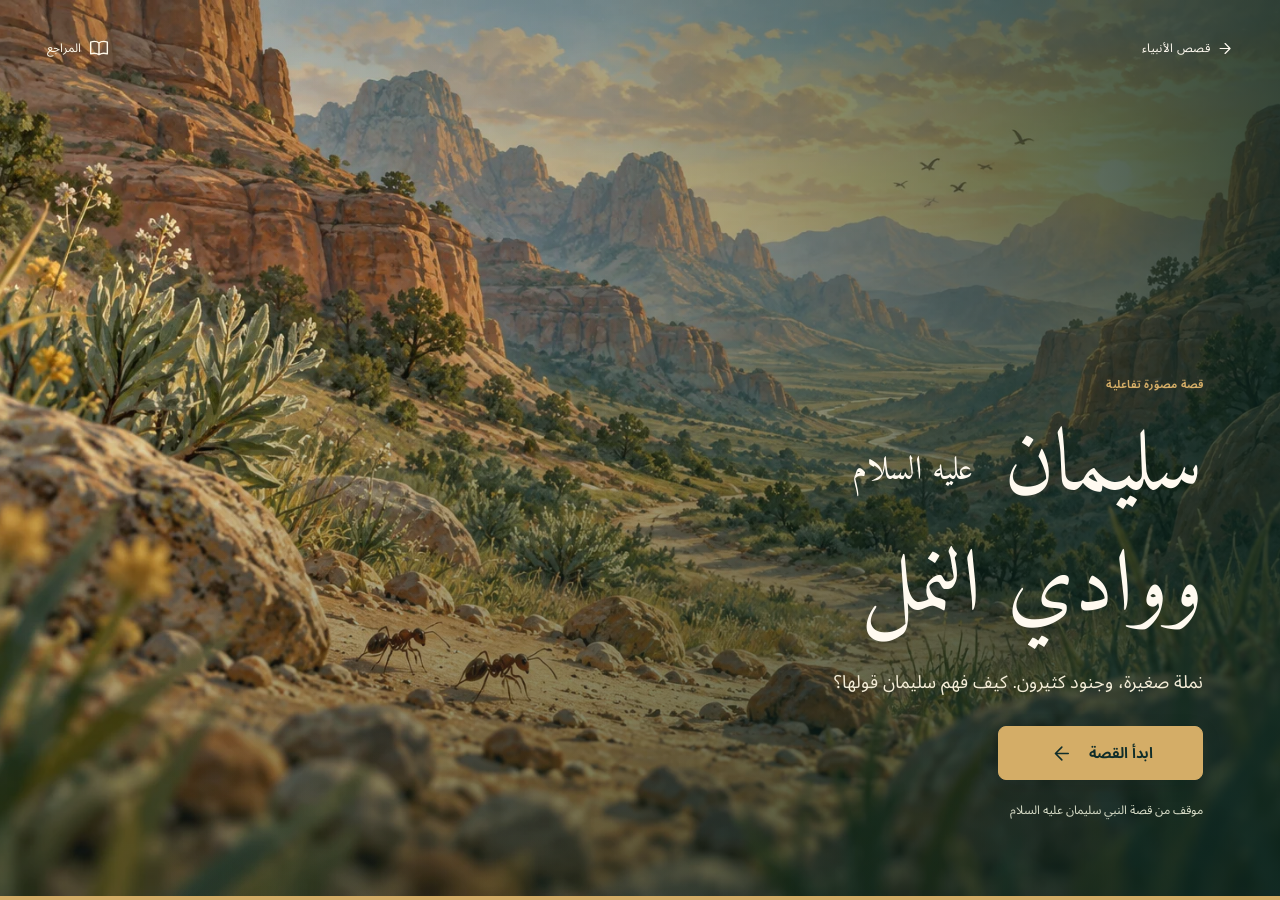
<file: prophets-stories/index.html>
<!doctype html>
<html lang="ar" dir="rtl">
<head>
  <meta charset="utf-8">
  <meta name="viewport" content="width=device-width, initial-scale=1, viewport-fit=cover">
  <meta name="robots" content="noindex,nofollow,noarchive">
  <meta name="referrer" content="no-referrer">
  <link rel="icon" href="data:,">
  <meta name="theme-color" content="#173f3b">
  <meta name="description" content="قصص الأنبياء: حكايات مصوّرة مع السرد وتفاعل بسيط.">
  <title>قصص الأنبياء</title>
  <link rel="preload" href="assets/fonts/noto-sans-arabic.woff2" as="font" type="font/woff2" crossorigin>
  <link rel="preload" href="assets/fonts/amiri.ttf" as="font" type="font/ttf" crossorigin>
  <link rel="stylesheet" href="style.css?v=2">
  <script type="module" src="app.js?v=3"></script>
</head>
<body data-playing="false">
  <svg class="icon-library" xmlns="http://www.w3.org/2000/svg" aria-hidden="true"><defs>
    <symbol id="i-play" viewBox="0 0 24 24"><path d="m9 5 11 7-11 7Z" fill="currentColor" stroke="none"/></symbol>
    <symbol id="i-pause" viewBox="0 0 24 24"><path d="M9 5v14M16 5v14" stroke-width="3.5"/></symbol>
    <symbol id="i-left" viewBox="0 0 24 24"><path d="m14 5-7 7 7 7M7 12h14"/></symbol>
    <symbol id="i-right" viewBox="0 0 24 24"><path d="m10 5 7 7-7 7M17 12H3"/></symbol>
    <symbol id="i-replay" viewBox="0 0 24 24"><path d="M4 10a8 8 0 1 1 .8 7M4 4v6h6"/></symbol>
    <symbol id="i-volume" viewBox="0 0 24 24"><path d="m4 9 4 0 5-4v14l-5-4H4ZM17 8a6 6 0 0 1 0 8M20 5a10 10 0 0 1 0 14"/></symbol>
    <symbol id="i-muted" viewBox="0 0 24 24"><path d="m4 9 4 0 5-4v14l-5-4H4ZM17 9l5 6M22 9l-5 6"/></symbol>
    <symbol id="i-book" viewBox="0 0 24 24"><path d="M12 6C9 3 4 4 2 5v14c3-1 7-1 10 1 3-2 7-2 10-1V5c-2-1-7-2-10 1Zm0 0v14"/></symbol>
    <symbol id="i-close" viewBox="0 0 24 24"><path d="m6 6 12 12M18 6 6 18"/></symbol>
    <symbol id="i-check" viewBox="0 0 24 24"><path d="m5 12 5 5L20 7"/></symbol>
  </defs></svg>

  <main id="app">
    <section class="cover" id="cover" aria-labelledby="cover-title">
      <img class="cover-art" id="cover-art" alt="" fetchpriority="high" hidden>
      <div class="cover-shade"></div>
      <div class="cover-top"><a class="hub-link" data-hub-link href="https://ahmad9077.github.io/quizzes-hub/prophets-stories.html"><svg class="icon"><use href="#i-right"/></svg><span>قصص الأنبياء</span></a><button class="reference-button cover-reference" type="button" data-open-references><svg class="icon"><use href="#i-book"/></svg><span>المراجع</span></button></div>
      <div class="cover-copy">
        <p class="eyebrow">قصة مصوّرة تفاعلية</p>
        <h1 id="cover-title"><span>قصص الأنبياء</span></h1>
        <p class="cover-question" id="cover-question"></p>
        <button class="start-button" id="start" type="button" disabled><span id="start-label">تُجهَّز القصة…</span><svg class="icon"><use href="#i-left"/></svg></button>
        <p class="cover-caption" id="cover-caption"></p>
        <p class="load-message" id="load-message" role="status"></p>
      </div>
      <span class="cover-edge" aria-hidden="true"></span>
    </section>

    <section class="reader" id="reader" aria-label="مشاهد القصة" hidden>
      <header class="reader-header"><a class="story-brand" data-hub-link href="https://ahmad9077.github.io/quizzes-hub/prophets-stories.html" aria-label="العودة إلى قصص الأنبياء"><span class="story-wordmark" id="story-wordmark">قصص الأنبياء</span><span class="hub-return">قصص الأنبياء</span></a><div class="scene-count" dir="ltr" aria-live="polite"><bdi id="scene-number" dir="ltr">1</bdi><span class="count-divider">/</span><bdi id="scene-total" dir="ltr">1</bdi></div><button class="reference-button" type="button" data-open-references><svg class="icon"><use href="#i-book"/></svg><span>المراجع</span></button></header>
      <div class="story-progress" role="progressbar" aria-label="تقدم القصة" aria-valuemin="0" aria-valuemax="1" aria-valuenow="1"><span id="story-progress-fill"></span></div>
      <div class="scene-layout">
        <div class="scene-stage" id="scene-stage">
          <div class="art-backdrop" id="art-backdrop"></div>
          <div class="art-frame" id="art-frame"><img id="scene-art" class="scene-art" alt="" decoding="async"></div>
          <img class="foreground-foliage" src="assets/art/foliage.png" alt="" aria-hidden="true">
          <div class="stage-vignette"></div>
          <div class="stage-caption"><span id="stage-label"></span><span class="art-disclaimer">رسم توضيحي</span></div>
          <div class="art-error" id="art-error" hidden>تعذّر تحميل الرسم. يمكنك متابعة النص أو إعادة تحميل الصفحة.</div>
        </div>
        <div class="reading-page" id="reading-page">
          <div class="page-content">
            <div class="chapter-heading"><span class="chapter-mark" aria-hidden="true"></span><p id="source-label"></p><span id="paragraph-indicator" class="paragraph-indicator" aria-label="الفقرة الحالية"><bdi dir="ltr">1</bdi> من <bdi dir="ltr">2</bdi></span></div>
            <h2 id="scene-title" tabindex="-1"></h2>
            <div class="narrative" id="narrative"></div>
            <p class="audio-notice" id="audio-notice" role="status" hidden></p>
            <div class="interaction" id="interaction"></div>
            <div class="closing" id="closing" hidden><p class="eyebrow">ختام القصة</p><h3 id="closing-title">حكايةٌ بقيت في الذاكرة</h3><p id="closing-summary"></p><button class="primary-button" id="restart" type="button"><svg class="icon"><use href="#i-replay"/></svg><span>أعد القصة</span></button></div>
          </div>
          <footer class="story-controls" aria-label="أدوات القصة">
            <div class="audio-progress" aria-hidden="true"><span id="audio-progress-fill"></span></div>
            <div class="control-row">
              <button id="previous" class="nav-button previous-button" type="button" aria-label="الفقرة السابقة"><svg class="icon"><use href="#i-right"/></svg><span>السابق</span></button>
              <div class="audio-buttons"><button id="replay" class="icon-button" type="button" aria-label="أعد الفقرة" title="أعد الفقرة"><svg class="icon"><use href="#i-replay"/></svg></button><button id="play-pause" class="play-button" type="button" aria-label="إيقاف مؤقت"><svg class="icon"><use id="play-icon" href="#i-pause"/></svg></button><button id="mute" class="icon-button" type="button" aria-label="كتم الصوت" aria-pressed="false" title="كتم الصوت"><svg class="icon"><use id="mute-icon" href="#i-volume"/></svg></button></div>
              <button id="next" class="nav-button next-button" type="button" aria-label="المشهد التالي"><span id="next-label">التالي</span><svg class="icon"><use href="#i-left"/></svg></button>
            </div>
            <p id="playback-state" class="playback-state">يمكنك الاستماع أو قراءة القصة</p>
          </footer>
        </div>
      </div>
    </section>
  </main>

  <dialog id="references-dialog" class="references-dialog" aria-labelledby="references-title"><div class="references-header"><h2 id="references-title">المراجع والنص القرآني</h2><button id="close-references" class="icon-button" type="button" aria-label="إغلاق المراجع"><svg class="icon"><use href="#i-close"/></svg></button></div><div id="references-body" class="references-body"><p>تُحمَّل المراجع…</p></div></dialog>
  <audio id="narration" preload="auto" playsinline></audio>
  <noscript><div class="noscript">تحتاج القصة التفاعلية إلى تفعيل جافاسكربت في المتصفح. <a href="https://ahmad9077.github.io/quizzes-hub/prophets-stories.html">العودة إلى قصص الأنبياء</a>.</div></noscript>
</body>
</html>
</file>
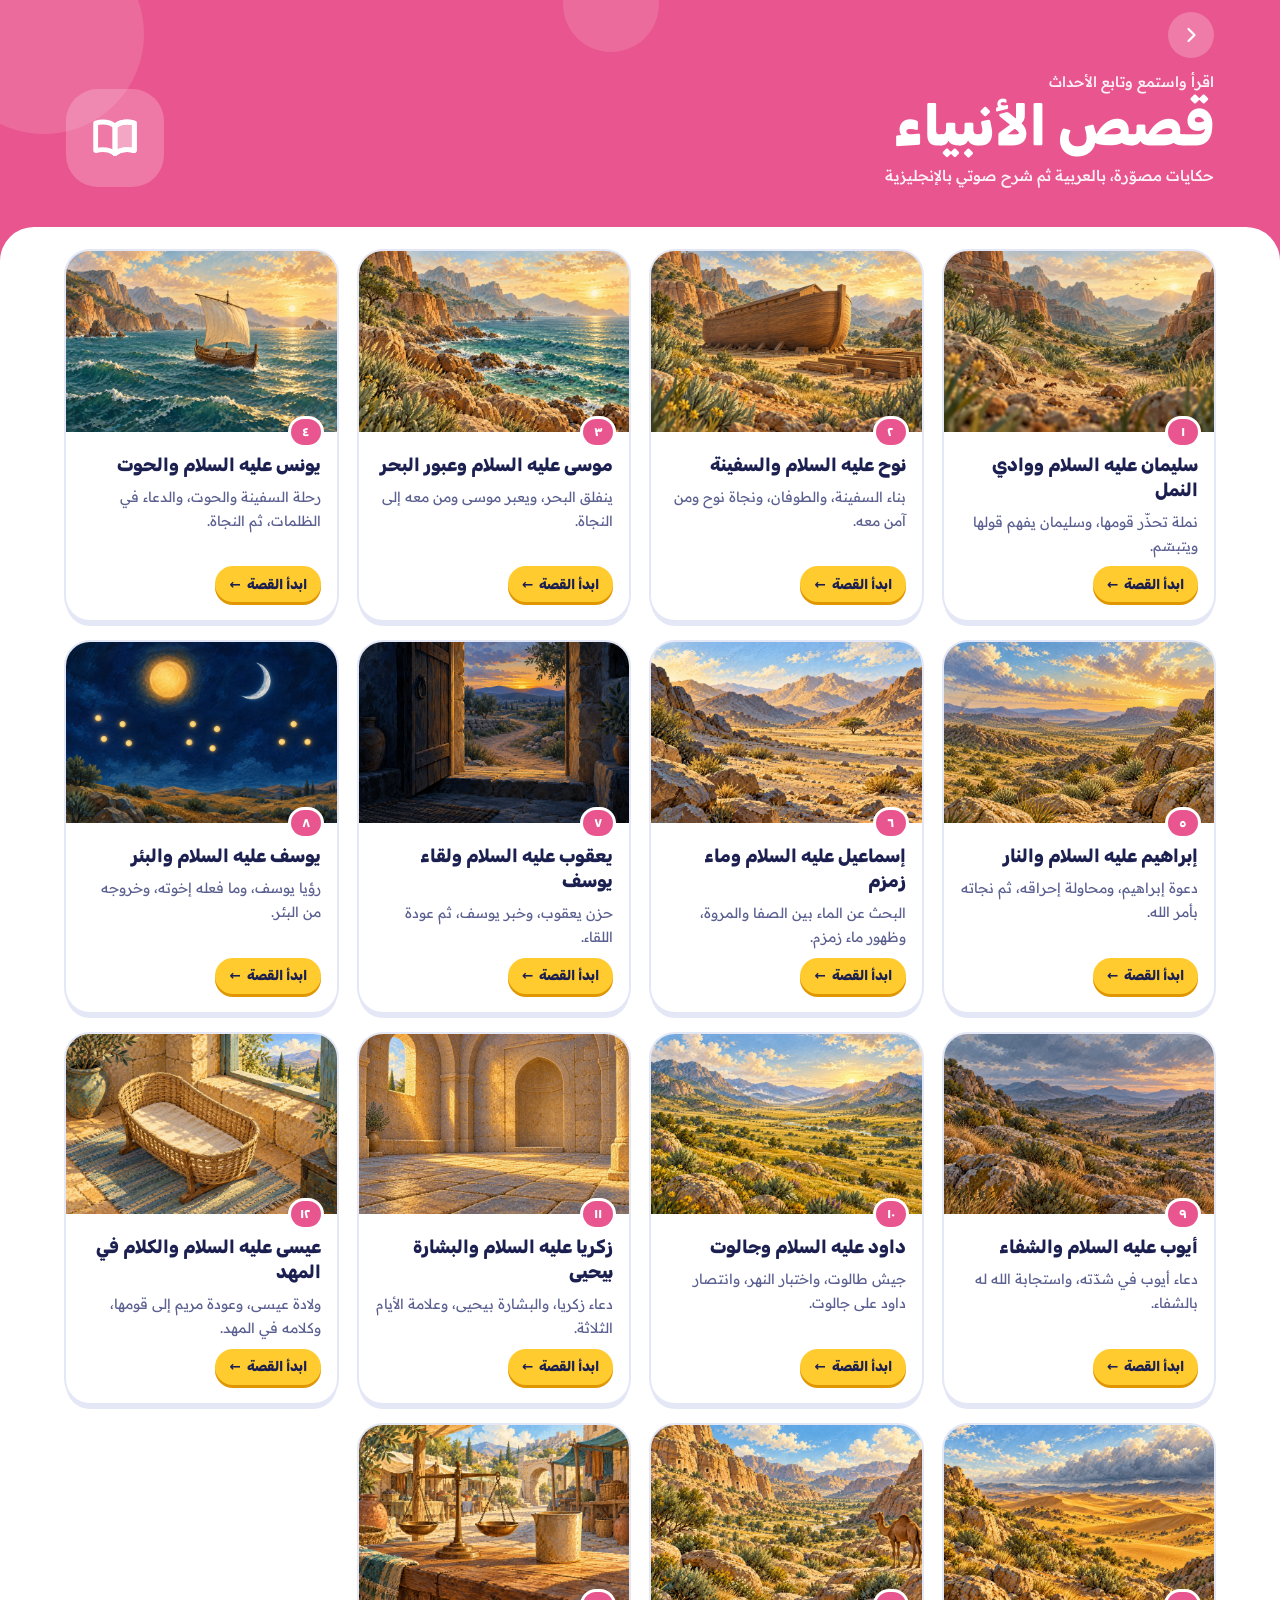
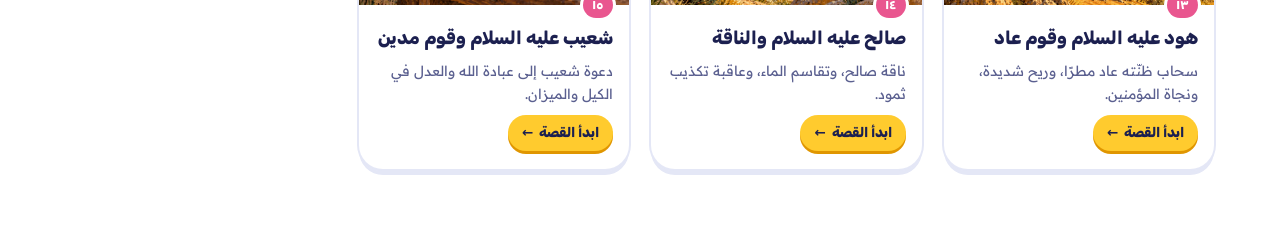
<file: prophets-stories.html>
<!doctype html>
<html lang="ar" dir="rtl">
  <head>
    <meta charset="utf-8">
    <meta name="viewport" content="width=device-width, initial-scale=1, viewport-fit=cover">
    <meta name="theme-color" content="#e9568f">
    <meta name="robots" content="noindex, nofollow">
    <meta name="referrer" content="no-referrer">
    <title>قصص الأنبياء | Quizzes Hub</title>
    <link rel="preconnect" href="https://fonts.googleapis.com">
    <link rel="preconnect" href="https://fonts.gstatic.com" crossorigin>
    <link rel="stylesheet" href="https://fonts.googleapis.com/css2?family=Readex+Pro:wght@400;500;600&family=Rubik:wght@800&display=swap">
    <link rel="stylesheet" href="prophets-stories.css?v=3">
  </head>
  <body class="prophets-page">
    <header class="story-header"><div class="wrap">
      <a class="back-link" href="index.html" aria-label="العودة إلى الهب"><svg viewBox="0 0 24 24" fill="none" stroke="currentColor" stroke-width="2.2" stroke-linecap="round" stroke-linejoin="round" aria-hidden="true"><path d="M9.5 6l6 6-6 6"/></svg></a>
      <div class="title-row">
        <div>
          <p class="eyebrow">اقرأ واستمع وتابع الأحداث</p>
          <h1>قصص الأنبياء</h1>
          <p class="intro">حكايات مصوّرة، بالعربية ثم شرح صوتي بالإنجليزية</p>
        </div>
        <span class="emblem" aria-hidden="true"><svg viewBox="0 0 24 24" fill="none" stroke="#fff" stroke-width="2" stroke-linecap="round" stroke-linejoin="round"><path d="M12 7C9.8 5.4 7 5 4 5.8v11.4c3-.8 5.8-.4 8 1.2"/><path d="M12 7v11.4"/><path d="M12 7c2.2-1.6 5-2 8-1.2v11.4c-3-.8-5.8-.4-8 1.2"/><path class="page" d="M12 7c2.2-1.6 5-2 8-1.2v11.4c-3-.8-5.8-.4-8 1.2z" fill="#fff" fill-opacity=".35"/></svg></span>
      </div>
    </div></header>
    <main class="story-shell"><div class="wrap">

      <section class="story-grid" aria-label="قصص الأنبياء المصوّرة">
        <article class="story-card">
          <a class="story-art" href="prophets-stories/?story=sulayman" target="_blank" rel="noopener noreferrer">
            <img src="prophets-stories/assets/art/valley.webp" alt="رسم توضيحي لقصة سليمان عليه السلام ووادي النمل" width="768" height="512" loading="eager" fetchpriority="high">
          </a>
          <div class="story-card-body">
            <p class="story-number">١</p>
            <h2>سليمان عليه السلام ووادي النمل</h2>
            <p>نملة تحذّر قومها، وسليمان يفهم قولها ويتبسّم.</p>
            <a class="story-cta" href="prophets-stories/?story=sulayman" target="_blank" rel="noopener noreferrer">ابدأ القصة <span aria-hidden="true">←</span></a>
          </div>
        </article>

        <article class="story-card">
          <a class="story-art" href="prophets-stories/?story=nuh" target="_blank" rel="noopener noreferrer">
            <img src="prophets-stories/assets/art/nuh-ark.webp" alt="رسم توضيحي لقصة نوح عليه السلام والسفينة" width="768" height="512" loading="lazy">
          </a>
          <div class="story-card-body">
            <p class="story-number">٢</p>
            <h2>نوح عليه السلام والسفينة</h2>
            <p>بناء السفينة، والطوفان، ونجاة نوح ومن آمن معه.</p>
            <a class="story-cta" href="prophets-stories/?story=nuh" target="_blank" rel="noopener noreferrer">ابدأ القصة <span aria-hidden="true">←</span></a>
          </div>
        </article>

        <article class="story-card">
          <a class="story-art" href="prophets-stories/?story=musa" target="_blank" rel="noopener noreferrer">
            <img src="prophets-stories/assets/art/musa-shore.webp" alt="رسم توضيحي لقصة موسى عليه السلام وعبور البحر" width="768" height="512" loading="lazy">
          </a>
          <div class="story-card-body">
            <p class="story-number">٣</p>
            <h2>موسى عليه السلام وعبور البحر</h2>
            <p>ينفلق البحر، ويعبر موسى ومن معه إلى النجاة.</p>
            <a class="story-cta" href="prophets-stories/?story=musa" target="_blank" rel="noopener noreferrer">ابدأ القصة <span aria-hidden="true">←</span></a>
          </div>
        </article>

        <article class="story-card">
          <a class="story-art" href="prophets-stories/?story=yunus" target="_blank" rel="noopener noreferrer">
            <img src="prophets-stories/assets/art/yunus-ship.webp" alt="رسم توضيحي لقصة يونس عليه السلام والحوت" width="768" height="512" loading="lazy">
          </a>
          <div class="story-card-body">
            <p class="story-number">٤</p>
            <h2>يونس عليه السلام والحوت</h2>
            <p>رحلة السفينة والحوت، والدعاء في الظلمات، ثم النجاة.</p>
            <a class="story-cta" href="prophets-stories/?story=yunus" target="_blank" rel="noopener noreferrer">ابدأ القصة <span aria-hidden="true">←</span></a>
          </div>
        </article>

        <article class="story-card">
          <a class="story-art" href="prophets-stories/?story=ibrahim" target="_blank" rel="noopener noreferrer">
            <img src="prophets-stories/assets/art/ibrahim-sky.webp" alt="سماء واسعة فوق أرض صخرية خالية وقت الغروب" width="768" height="512" loading="lazy">
          </a>
          <div class="story-card-body">
            <p class="story-number">٥</p>
            <h2>إبراهيم عليه السلام والنار</h2>
            <p>دعوة إبراهيم، ومحاولة إحراقه، ثم نجاته بأمر الله.</p>
            <a class="story-cta" href="prophets-stories/?story=ibrahim" target="_blank" rel="noopener noreferrer">ابدأ القصة <span aria-hidden="true">←</span></a>
          </div>
        </article>

        <article class="story-card">
          <a class="story-art" href="prophets-stories/?story=ismail" target="_blank" rel="noopener noreferrer">
            <img src="prophets-stories/assets/art/ismail-valley.webp" alt="وادٍ صخري جاف خالٍ من الناس والمباني" width="768" height="512" loading="lazy">
          </a>
          <div class="story-card-body">
            <p class="story-number">٦</p>
            <h2>إسماعيل عليه السلام وماء زمزم</h2>
            <p>البحث عن الماء بين الصفا والمروة، وظهور ماء زمزم.</p>
            <a class="story-cta" href="prophets-stories/?story=ismail" target="_blank" rel="noopener noreferrer">ابدأ القصة <span aria-hidden="true">←</span></a>
          </div>
        </article>

        <article class="story-card">
          <a class="story-art" href="prophets-stories/?story=yaqub" target="_blank" rel="noopener noreferrer">
            <img src="prophets-stories/assets/art/yaqub-dusk.webp" alt="مدخل خالٍ يطل على طريق بعيد في ضوء المساء" width="768" height="512" loading="lazy">
          </a>
          <div class="story-card-body">
            <p class="story-number">٧</p>
            <h2>يعقوب عليه السلام ولقاء يوسف</h2>
            <p>حزن يعقوب، وخبر يوسف، ثم عودة اللقاء.</p>
            <a class="story-cta" href="prophets-stories/?story=yaqub" target="_blank" rel="noopener noreferrer">ابدأ القصة <span aria-hidden="true">←</span></a>
          </div>
        </article>

        <article class="story-card">
          <a class="story-art" href="prophets-stories/?story=yusuf" target="_blank" rel="noopener noreferrer">
            <img src="prophets-stories/assets/art/yusuf-stars.webp" alt="سماء توضيحية فيها الشمس والقمر وأحد عشر كوكبًا بلا وجوه" width="768" height="512" loading="lazy">
          </a>
          <div class="story-card-body">
            <p class="story-number">٨</p>
            <h2>يوسف عليه السلام والبئر</h2>
            <p>رؤيا يوسف، وما فعله إخوته، وخروجه من البئر.</p>
            <a class="story-cta" href="prophets-stories/?story=yusuf" target="_blank" rel="noopener noreferrer">ابدأ القصة <span aria-hidden="true">←</span></a>
          </div>
        </article>

        <article class="story-card">
          <a class="story-art" href="prophets-stories/?story=ayyub" target="_blank" rel="noopener noreferrer">
            <img src="prophets-stories/assets/art/ayyub-dusk.webp" alt="أرض حجرية هادئة تحت سماء غائمة" width="768" height="512" loading="lazy">
          </a>
          <div class="story-card-body">
            <p class="story-number">٩</p>
            <h2>أيوب عليه السلام والشفاء</h2>
            <p>دعاء أيوب في شدّته، واستجابة الله له بالشفاء.</p>
            <a class="story-cta" href="prophets-stories/?story=ayyub" target="_blank" rel="noopener noreferrer">ابدأ القصة <span aria-hidden="true">←</span></a>
          </div>
        </article>

        <article class="story-card">
          <a class="story-art" href="prophets-stories/?story=dawud" target="_blank" rel="noopener noreferrer">
            <img src="prophets-stories/assets/art/dawud-valley.webp" alt="سهل واسع وتلال بعيدة، دون تصوير الجنود أو الأنبياء." width="768" height="512" loading="lazy">
          </a>
          <div class="story-card-body">
            <p class="story-number">١٠</p>
            <h2>داود عليه السلام وجالوت</h2>
            <p>جيش طالوت، واختبار النهر، وانتصار داود على جالوت.</p>
            <a class="story-cta" href="prophets-stories/?story=dawud" target="_blank" rel="noopener noreferrer">ابدأ القصة <span aria-hidden="true">←</span></a>
          </div>
        </article>

        <article class="story-card">
          <a class="story-art" href="prophets-stories/?story=zakariya" target="_blank" rel="noopener noreferrer">
            <img src="prophets-stories/assets/art/zakariya-quiet.webp" alt="مكان عبادة خالٍ في ضوء هادئ، دون أشخاص أو ظلال بشرية." width="768" height="512" loading="lazy">
          </a>
          <div class="story-card-body">
            <p class="story-number">١١</p>
            <h2>زكريا عليه السلام والبشارة بيحيى</h2>
            <p>دعاء زكريا، والبشارة بيحيى، وعلامة الأيام الثلاثة.</p>
            <a class="story-cta" href="prophets-stories/?story=zakariya" target="_blank" rel="noopener noreferrer">ابدأ القصة <span aria-hidden="true">←</span></a>
          </div>
        </article>

        <article class="story-card">
          <a class="story-art" href="prophets-stories/?story=isa" target="_blank" rel="noopener noreferrer">
            <img src="prophets-stories/assets/art/isa-cradle.webp" alt="مهد فارغ تمامًا قرب نافذة مضيئة، دون طفل أو هيئة في القماش." width="768" height="512" loading="lazy">
          </a>
          <div class="story-card-body">
            <p class="story-number">١٢</p>
            <h2>عيسى عليه السلام والكلام في المهد</h2>
            <p>ولادة عيسى، وعودة مريم إلى قومها، وكلامه في المهد.</p>
            <a class="story-cta" href="prophets-stories/?story=isa" target="_blank" rel="noopener noreferrer">ابدأ القصة <span aria-hidden="true">←</span></a>
          </div>
        </article>

        <article class="story-card">
          <a class="story-art" href="prophets-stories/?story=hud" target="_blank" rel="noopener noreferrer">
            <img src="prophets-stories/assets/art/hud-cloud.webp" alt="تلال رملية ووادي بعيد تحت سحاب يقترب؛ رسم توضيحي بلا أشخاص." width="768" height="512" loading="lazy">
          </a>
          <div class="story-card-body">
            <p class="story-number">١٣</p>
            <h2>هود عليه السلام وقوم عاد</h2>
            <p>سحاب ظنّته عاد مطرًا، وريح شديدة، ونجاة المؤمنين.</p>
            <a class="story-cta" href="prophets-stories/?story=hud" target="_blank" rel="noopener noreferrer">ابدأ القصة <span aria-hidden="true">←</span></a>
          </div>
        </article>

        <article class="story-card">
          <a class="story-art" href="prophets-stories/?story=salih" target="_blank" rel="noopener noreferrer">
            <img src="prophets-stories/assets/art/salih-valley.webp" alt="وادٍ وصخور ذات مداخل توضيحية، وناقة بعيدة بلا أشخاص." width="768" height="512" loading="lazy">
          </a>
          <div class="story-card-body">
            <p class="story-number">١٤</p>
            <h2>صالح عليه السلام والناقة</h2>
            <p>ناقة صالح، وتقاسم الماء، وعاقبة تكذيب ثمود.</p>
            <a class="story-cta" href="prophets-stories/?story=salih" target="_blank" rel="noopener noreferrer">ابدأ القصة <span aria-hidden="true">←</span></a>
          </div>
        </article>

        <article class="story-card">
          <a class="story-art" href="prophets-stories/?story=shuayb" target="_blank" rel="noopener noreferrer">
            <img src="prophets-stories/assets/art/shuayb-scales.webp" alt="ميزان ومكيال فارغان على سطح خشبي، بلا أشخاص." width="768" height="512" loading="lazy">
          </a>
          <div class="story-card-body">
            <p class="story-number">١٥</p>
            <h2>شعيب عليه السلام وقوم مدين</h2>
            <p>دعوة شعيب إلى عبادة الله والعدل في الكيل والميزان.</p>
            <a class="story-cta" href="prophets-stories/?story=shuayb" target="_blank" rel="noopener noreferrer">ابدأ القصة <span aria-hidden="true">←</span></a>
          </div>
        </article>
      </section>
    </div></main>
  </body>
</html>
</file>
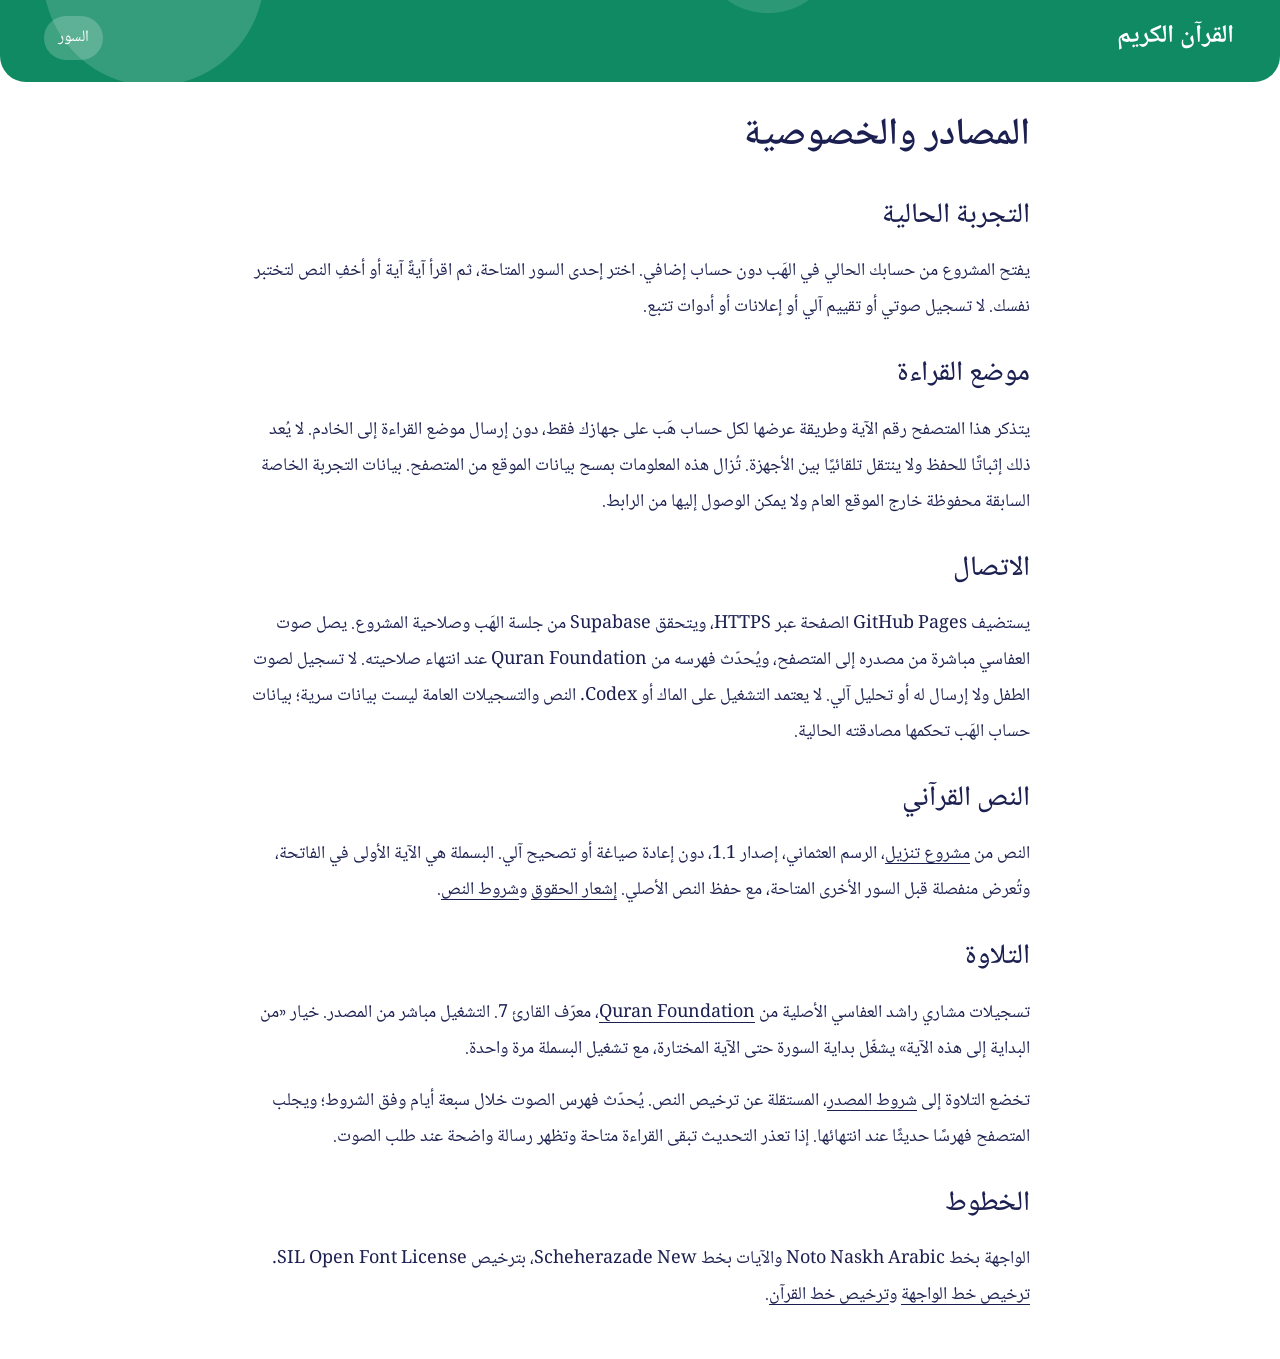
<file: quran/privacy.html>
<!doctype html><html lang="ar" dir="rtl"><head><meta charset="utf-8"><meta name="viewport" content="width=device-width,initial-scale=1,viewport-fit=cover"><title>المصادر والخصوصية · القرآن الكريم</title><link rel="stylesheet" href="style.css?v=6"></head><body><header class="site-header"><a href="./" class="wordmark">القرآن الكريم</a><a href="./" class="text-link">السور</a></header><main class="content-page"><h1>المصادر والخصوصية</h1><h2>التجربة الحالية</h2><p>يفتح المشروع من حسابك الحالي في الهَب دون حساب إضافي. اختر إحدى السور المتاحة، ثم اقرأ آيةً آية أو أخفِ النص لتختبر نفسك. لا تسجيل صوتي أو تقييم آلي أو إعلانات أو أدوات تتبع.</p><h2>موضع القراءة</h2><p>يتذكر هذا المتصفح رقم الآية وطريقة عرضها لكل حساب هَب على جهازك فقط، دون إرسال موضع القراءة إلى الخادم. لا يُعد ذلك إثباتًا للحفظ ولا ينتقل تلقائيًا بين الأجهزة. تُزال هذه المعلومات بمسح بيانات الموقع من المتصفح. بيانات التجربة الخاصة السابقة محفوظة خارج الموقع العام ولا يمكن الوصول إليها من الرابط.</p><h2>الاتصال</h2><p>يستضيف GitHub Pages الصفحة عبر HTTPS، ويتحقق Supabase من جلسة الهَب وصلاحية المشروع. يصل صوت العفاسي مباشرة من مصدره إلى المتصفح، ويُحدّث فهرسه من Quran Foundation عند انتهاء صلاحيته. لا تسجيل لصوت الطفل ولا إرسال له أو تحليل آلي. لا يعتمد التشغيل على الماك أو Codex. النص والتسجيلات العامة ليست بيانات سرية؛ بيانات حساب الهَب تحكمها مصادقته الحالية.</p><h2>النص القرآني</h2><p>النص من <a href="https://tanzil.net">مشروع تنزيل</a>، الرسم العثماني، إصدار 1.1، دون إعادة صياغة أو تصحيح آلي. البسملة هي الآية الأولى في الفاتحة، وتُعرض منفصلة قبل السور الأخرى المتاحة، مع حفظ النص الأصلي. <a href="data/TANZIL-LICENSE.txt">إشعار الحقوق</a> و<a href="https://tanzil.net/docs/Text_License">شروط النص</a>.</p><h2>التلاوة</h2><p>تسجيلات مشاري راشد العفاسي الأصلية من <a href="https://quran.com/90">Quran Foundation</a>، معرّف القارئ 7. التشغيل مباشر من المصدر. خيار «من البداية إلى هذه الآية» يشغّل بداية السورة حتى الآية المختارة، مع تشغيل البسملة مرة واحدة.</p><p>تخضع التلاوة إلى <a href="https://api-docs.quran.com/legal/developer-terms/">شروط المصدر</a>، المستقلة عن ترخيص النص. يُحدّث فهرس الصوت خلال سبعة أيام وفق الشروط؛ ويجلب المتصفح فهرسًا حديثًا عند انتهائها. إذا تعذر التحديث تبقى القراءة متاحة وتظهر رسالة واضحة عند طلب الصوت.</p><h2>الخطوط</h2><p>الواجهة بخط Noto Naskh Arabic والآيات بخط Scheherazade New، بترخيص SIL Open Font License. <a href="fonts/NASKH-LICENSE.txt">ترخيص خط الواجهة</a> و<a href="fonts/SCHEHERAZADE-LICENSE.txt">ترخيص خط القرآن</a>.</p></main><script>const group = new URLSearchParams(location.search).get('group') === 'deema' ? 'deema' : 'hamoud'; document.querySelectorAll('header a').forEach(link => { link.href = './?group=' + group; });</script></body></html>
</file>
<file: prophets-stories/style.css>
@font-face{font-family:NotoArabic;src:url('assets/fonts/noto-sans-arabic.woff2') format('woff2');font-weight:100 900;font-style:normal;font-display:swap}
@font-face{font-family:Amiri;src:url('assets/fonts/amiri.ttf') format('truetype');font-weight:400;font-style:normal;font-display:swap}
:root{--forest:#173f3b;--forest-deep:#102d2a;--gold:#d4ad67;--paper:#f5eddb;--paper-light:#fffaf0;--ink:#203d35;--muted:#667267;--line:#d9ceb5;--body:NotoArabic,Arial,sans-serif;--display:Amiri,Georgia,serif;color-scheme:light}
*{box-sizing:border-box}html{background:var(--forest-deep);scroll-behavior:smooth}body{margin:0;font-family:var(--body);color:var(--ink);-webkit-tap-highlight-color:transparent}button,a{-webkit-touch-callout:none}button{font:inherit;cursor:pointer;touch-action:manipulation}button:disabled{cursor:default}button:focus-visible,a:focus-visible{outline:3px solid var(--gold);outline-offset:4px}button{-webkit-appearance:none;appearance:none}button svg{pointer-events:none}button[hidden],[hidden]{display:none!important}h1,h2,h3,p{margin:0}.icon-library{position:absolute;width:0;height:0;overflow:hidden}.icon{width:23px;height:23px;flex:none;fill:none;stroke:currentColor;stroke-width:1.7;stroke-linecap:round;stroke-linejoin:round}#app{min-height:100svh}.cover{position:relative;isolation:isolate;min-height:100svh;overflow:hidden;background:#314d39;color:var(--paper-light);display:flex;flex-direction:column}.cover-art,.cover-shade{position:absolute;inset:0;width:100%;height:100%;object-fit:cover;z-index:-2}.cover-art{object-position:50% 45%;animation:cover-drift 32s ease-in-out infinite alternate}.cover-shade{z-index:-1;background:linear-gradient(180deg,rgba(10,39,33,.35),transparent 24%,rgba(10,36,31,.27) 39%,rgba(10,36,31,.94) 100%)}.cover-top{display:flex;align-items:center;justify-content:space-between;padding:22px max(24px,env(safe-area-inset-right));font-size:13px;letter-spacing:.025em}.reference-button{border:0;background:none;display:flex;gap:8px;align-items:center;color:inherit;min-height:44px;padding:7px 2px;font-size:12px;white-space:nowrap}.reference-button .icon{width:20px;height:20px}.cover-reference{color:#fff9e9}.cover-copy{margin-top:auto;padding:clamp(50px,13vh,150px) 30px max(42px,calc(env(safe-area-inset-bottom) + 25px));width:100%;max-width:720px}.eyebrow{font-size:11px;font-weight:650;letter-spacing:.02em;color:var(--gold)}.cover h1{font-family:var(--display);font-weight:400;line-height:1.36;font-size:clamp(49px,8vw,80px);margin:13px 0 8px;text-shadow:0 2px 20px rgba(4,28,20,.16)}.cover h1>span{display:block}.cover h1 small{font-size:.38em;white-space:nowrap;vertical-align:middle;margin-inline-start:5px}.cover-question{font-size:15px;line-height:1.95;font-weight:400;color:#f3ecd7;margin:10px 0 23px}.start-button,.primary-button{display:inline-flex;justify-content:center;align-items:center;gap:18px;min-height:54px;padding:9px 26px;border:1px solid var(--gold);border-radius:8px;background:var(--gold);color:var(--forest-deep);font-size:15px;font-weight:650;box-shadow:0 5px 20px rgba(2,23,19,.1)}.start-button:disabled{opacity:.6}.start-button{min-width:205px}.start-button .icon{width:22px}.cover-caption{font-size:10px;color:#d8ddc8;margin-top:20px;line-height:1.8}.load-message{font-size:12px;color:#fff9e9;max-width:320px;line-height:1.9;margin-top:8px}.cover-edge{position:absolute;bottom:0;inset-inline:0;height:4px;background:var(--gold)}
.reader{background:var(--paper);height:100svh;overflow:hidden;display:flex;flex-direction:column}.reader-header,.story-progress{flex-shrink:0}.scene-layout{display:flex;flex:1;min-height:0;flex-direction:column}.reader-header{height:62px;padding:0 25px;display:grid;grid-template-columns:1fr auto 1fr;align-items:center;gap:12px;background:var(--forest);color:var(--paper)}.reader-header .reference-button{justify-self:end}.story-wordmark{font-family:var(--display);font-size:27px;line-height:1.4;white-space:nowrap}.scene-count{display:flex;align-items:center;gap:8px;font-size:12px;color:#e9dec5;direction:rtl}.scene-count #scene-number{font-size:18px;color:#fff7e4}.count-divider{opacity:.5;font-size:12px}.story-progress{height:3px;background:#33584c;overflow:hidden}.story-progress>span{display:block;background:var(--gold);width:12.5%;height:100%;transition:width .5s ease}.scene-stage{height:45svh;min-height:0;max-height:560px;flex-shrink:0;position:relative;isolation:isolate;overflow:hidden;background:#294934}.art-frame{position:absolute;inset:0;margin:auto;overflow:hidden;transform:translateZ(0)}.scene-art{display:block;width:100%;height:100%;object-fit:cover;object-position:center;transform:scale(1.015);animation:scene-drift 26s ease-in-out infinite alternate}.scene-stage[data-image="birds"] .scene-art{object-position:50% 38%;animation-name:birds-drift}.scene-stage[data-image="passage"] .scene-art{object-position:60% 50%;animation-name:passage-drift}.scene-stage[data-image="warning"] .scene-art{object-position:50% 57%;animation-name:warning-drift}.scene-stage[data-image="light"] .scene-art{object-position:50% 42%}.scene-stage[data-image="canopy"] .scene-art{object-position:50% 35%;animation-name:birds-drift}.art-backdrop{position:absolute;inset:-30px;opacity:.38;filter:blur(18px);background-size:cover;background-position:center}.foreground-foliage{position:absolute;inset:-3%;width:106%;height:106%;object-fit:cover;opacity:.45;pointer-events:none;animation:foliage-sway 18s ease-in-out infinite alternate;transform-origin:center 90%}.stage-vignette{position:absolute;inset:0;pointer-events:none;background:linear-gradient(180deg,transparent 78%,rgba(12,41,30,.54))}.stage-caption{position:absolute;bottom:17px;inset-inline:23px;display:flex;align-items:center;justify-content:space-between;gap:12px;color:#fffaec;pointer-events:none;text-shadow:0 1px 5px #233b2a;font-size:11px}.stage-caption #stage-label{font-size:12px}.art-disclaimer{font-size:9px;opacity:.87}.art-error{position:absolute;top:45%;inset-inline:20px;background:var(--paper);border:1px solid var(--line);border-radius:10px;padding:15px;font-size:13px;line-height:1.9;z-index:4}.reading-page{position:relative;z-index:2;display:flex;flex-direction:column;flex:1;min-height:0;overflow:hidden;background:var(--paper);box-shadow:0 -5px 30px rgba(24,54,38,.08)}.page-content{padding:23px 25px 23px;max-width:800px;width:100%;margin:0 auto;min-height:0;overflow-y:auto;overscroll-behavior:contain;flex:1;scrollbar-width:thin;scrollbar-color:#b3baa5 transparent}.chapter-heading{display:flex;align-items:center;gap:9px;color:var(--muted);font-size:10px;margin-bottom:9px}.chapter-mark{width:25px;height:1px;background:#96783e}.reading-page h2{font-family:var(--display);font-size:34px;font-weight:400;line-height:1.55;color:var(--forest);margin-bottom:8px;outline:none}.narrative{font-size:15px;line-height:2.05;letter-spacing:0}.narrative p{margin:0 0 11px;color:#47564a;transition:color .3s}.narrative p.active{color:#173f3b}.narrative p:last-child{margin-bottom:0}.audio-notice{font-size:11px;line-height:1.8;background:#e9e3d1;border-inline-start:2px solid #a28a55;padding:8px 11px;margin-top:15px}.story-controls{position:relative;width:100%;flex-shrink:0;box-shadow:0 -7px 18px rgba(245,237,219,.88);z-index:3;padding:0 18px max(13px,env(safe-area-inset-bottom));max-width:800px;margin:auto;background:var(--paper)}.audio-progress{height:1px;margin:4px 7px 12px;background:#d7cfbb;overflow:hidden}.audio-progress>span{height:100%;display:block;background:#6c9272;width:0}.control-row{display:grid;grid-template-columns:1fr auto 1fr;align-items:center;gap:9px}.audio-buttons{display:flex;align-items:center;gap:3px;direction:rtl}.icon-button,.play-button{border:0;display:grid;place-items:center;min-width:44px;min-height:44px;color:var(--forest);background:transparent;border-radius:50%;padding:10px}.icon-button:hover{background:rgba(23,63,59,.06)}.play-button{background:var(--forest);color:#fbf1d9;min-width:48px;min-height:48px}.play-button:hover{background:var(--forest-deep)}.nav-button{display:flex;align-items:center;gap:5px;min-height:48px;padding:6px 2px;background:none;border:0;color:var(--forest);font-size:12px;font-weight:650;white-space:nowrap}.nav-button:disabled{opacity:.3}.nav-button .icon{width:19px;height:19px}.previous-button{justify-self:start}.next-button{justify-self:end}.playback-state{text-align:center;font-size:9px;line-height:1.7;color:#6b776c;padding-top:10px;min-height:25px}.interaction{margin-top:20px}.interaction:empty{display:none}.interaction-header{display:flex;align-items:center;gap:10px;margin-bottom:12px}.interaction-header .interaction-line{height:1px;flex:1;background:var(--line)}.interaction-label{font-size:10px;color:#786a4c}.interaction h3{font-family:var(--display);font-size:26px;line-height:1.6;font-weight:400;color:var(--forest);margin-bottom:13px}.interaction-wait{border-top:1px solid var(--line);padding-top:15px;display:flex;flex-wrap:wrap;align-items:center;gap:7px 14px;justify-content:space-between}.interaction-wait p{font-size:11px;color:var(--muted);line-height:1.8}.text-button{border:0;background:none;text-decoration:underline;text-underline-offset:5px;color:var(--forest);font-size:11px;padding:7px 2px;min-height:44px;text-align:start}.answers{display:grid;gap:9px}.answer-button{background:rgba(255,250,240,.7);border:1px solid #cdc5ad;min-height:58px;padding:11px 13px;border-radius:9px;color:var(--ink);display:flex;align-items:center;gap:11px;text-align:right;font-size:13px;line-height:1.9;width:100%}.answer-dot{width:18px;height:18px;flex:none;border:1px solid #9caa94;border-radius:50%;position:relative}.answer-button.correct{border-color:#6b9478;background:#e3ecdd}.answer-button.correct .answer-dot{background:var(--forest);border-color:var(--forest)}.answer-button.correct .answer-dot:after{content:'✓';color:white;position:absolute;font-size:12px;inset:0;display:grid;place-items:center}.answer-button.retry{border-color:#bba16b;background:#f0e5cd}.answer-button:disabled{opacity:1;cursor:default}.feedback{font-size:12px;line-height:1.95;margin-top:12px;color:var(--forest)}.feedback:empty{display:none}.interaction-actions{display:flex;justify-content:space-between;align-items:center;gap:12px;margin-top:10px}.interaction-actions .text-button{font-size:11px;color:#62725f}.order-cards{display:grid;gap:10px}.order-card{display:grid;grid-template-columns:65px 1fr 29px;align-items:center;gap:12px;width:100%;min-height:80px;padding:7px;background:#fff9ec;border:1px solid #cdc5ad;border-radius:10px;color:var(--ink);text-align:right;font-size:12px;line-height:1.9;overflow:hidden}.order-card img{width:65px;height:65px;object-fit:cover;border-radius:6px}.order-card .order-number{width:27px;height:27px;border:1px solid #b7bfa9;border-radius:50%;display:grid;place-items:center;font-size:14px;color:#61705d}.order-card.selected{background:#e8ecdc;border-color:#7c9c77}.order-card.selected .order-number{color:#fff9e9;background:var(--forest);border-color:var(--forest)}.order-card.correct{background:#e0ecdb;border-color:#71986f}.order-card:disabled{opacity:1;cursor:default}.closing{border-top:1px solid var(--line);padding-top:24px;margin-top:24px}.closing .eyebrow{color:#947332}.closing h3{font-family:var(--display);font-size:29px;font-weight:400;line-height:1.6;margin:9px 0}.closing>p:not(.eyebrow){font-size:13px;line-height:2;color:#47564a}.closing .primary-button{margin-top:20px;min-height:49px;font-size:13px;box-shadow:none}.closing .icon{width:21px}.references-dialog{border:0;padding:0;color:var(--ink);background:var(--paper-light);border-radius:16px;width:min(650px,calc(100% - 24px));max-height:87svh;box-shadow:0 20px 100px rgba(0,0,0,.35)}.references-dialog::backdrop{background:rgba(6,26,22,.7);backdrop-filter:blur(5px)}.references-header{position:sticky;top:0;background:var(--paper-light);z-index:1;display:flex;align-items:center;justify-content:space-between;padding:17px 21px 13px;border-bottom:1px solid var(--line)}.references-header h2{font-family:var(--display);font-size:28px;font-weight:400;line-height:1.5}.references-body{padding:21px;font-size:13px;line-height:2}.references-body>p{margin-bottom:18px}.reference-note{background:#e9eddf;padding:13px;border-radius:8px;font-size:12px;line-height:1.95}.reference-source{padding:15px 0;border-bottom:1px solid var(--line)}.reference-source a{color:var(--forest);font-weight:650;text-underline-offset:5px}.reference-source p{font-size:12px;line-height:1.9;margin-top:6px;color:#57664f}.references-body h3{font-family:var(--display);font-weight:400;font-size:26px;margin-top:27px}.quran-verse{padding:18px 0;border-bottom:1px solid var(--line)}.quran-label{font-size:10px;color:#726849;margin-bottom:9px}.quran-text{font-family:var(--display);font-size:26px;line-height:2.05;color:#234d38}.noscript{position:fixed;inset:auto 12px 12px;padding:20px;z-index:20;background:var(--paper);color:var(--forest);border-radius:10px;line-height:1.9}.noscript a{color:inherit}body[data-playing="false"] .reader *,body[data-playing="false"] .reader *::before,body[data-playing="false"] .reader *::after{animation-play-state:paused!important}body.modal-open{overflow:hidden}
@keyframes foliage-sway{from{transform:translate(0,0) rotate(-.2deg)}to{transform:translate(-.7%,.7%) rotate(.35deg)}}@keyframes scene-drift{from{transform:scale(1.015) translateY(0)}to{transform:scale(1.065) translateY(-.8%)}}@keyframes birds-drift{from{transform:scale(1.02) translateY(.8%)}to{transform:scale(1.06) translateY(-.8%)}}@keyframes passage-drift{from{transform:scale(1.02) translateX(-.6%)}to{transform:scale(1.07) translateX(.6%)}}@keyframes warning-drift{from{transform:scale(1.025) translateX(.6%)}to{transform:scale(1.075) translateX(-.6%)}}@keyframes cover-drift{from{transform:scale(1.015)}to{transform:scale(1.075)}}
@media(min-width:700px){.cover-top{padding:26px 45px}.cover-copy{padding-inline:55px;padding-bottom:60px}.cover h1{font-size:76px}.cover-question{font-size:18px}.cover-caption{font-size:12px}.cover-art{object-position:center 45%}.reader-header{height:72px;padding-inline:38px}.scene-stage{height:47svh;max-height:570px}.page-content{padding:35px 42px 25px}.reading-page h2{font-size:41px}.narrative{font-size:17px;line-height:2.1}.story-controls{padding-inline:35px;padding-bottom:21px}.control-row{gap:24px}.audio-buttons{gap:10px}.nav-button{font-size:14px;gap:10px}.interaction h3{font-size:29px}.answer-button{font-size:14px}.order-card{font-size:14px;grid-template-columns:76px 1fr 32px}.order-card img{width:76px;height:67px}.stage-caption{inset-inline:36px;bottom:23px}.cover-shade{background:linear-gradient(90deg,rgba(10,36,31,.05),rgba(10,36,31,.16) 35%,rgba(10,36,31,.6)),linear-gradient(180deg,rgba(10,39,33,.35),transparent 25%,rgba(10,36,31,.83) 100%)}}
@media(min-width:1000px) and (min-aspect-ratio:6/5){.cover-copy{padding:80px 6vw 70px;max-width:800px}.cover h1{font-size:88px}.cover-art{object-position:center 54%}.cover-shade{background:linear-gradient(90deg,transparent 12%,rgba(10,36,31,.24) 48%,rgba(10,36,31,.79) 100%),linear-gradient(180deg,rgba(10,39,33,.2),transparent 30%,rgba(10,36,31,.5) 100%)}.cover-question{margin-top:17px;margin-bottom:26px}.reader-header{height:70px;padding-inline:34px}.scene-layout{display:grid;grid-template-columns:minmax(0,1.1fr) minmax(385px,.9fr);min-height:0;direction:ltr}.scene-stage{height:100%;min-height:0;max-height:none;position:sticky;top:0;direction:rtl}.scene-art{object-position:center}.reading-page{direction:rtl;display:flex;flex-direction:column;box-shadow:-8px 0 30px rgba(11,38,22,.1);min-height:0}.page-content{width:100%;max-width:620px;padding:clamp(30px,6vh,70px) clamp(30px,4vw,68px) 28px;margin:0 auto}.reading-page h2{font-size:clamp(34px,3vw,45px);margin-bottom:15px;line-height:1.55}.narrative{font-size:16px;line-height:2.15}.narrative p{margin-bottom:16px}.story-controls{width:100%;max-width:620px;margin:0 auto;padding:0 clamp(24px,3vw,49px) 24px}.interaction{margin-top:24px}.interaction h3{font-size:27px}.order-card{grid-template-columns:62px 1fr 28px;font-size:12px}.order-card img{width:62px;height:58px}.answer-button{font-size:13px}.chapter-heading{margin-bottom:12px}.stage-caption{bottom:28px}.reader-header .reference-button{font-size:12px}.art-backdrop{opacity:.7}.closing{margin-top:18px;padding-top:20px}.closing h3{font-size:27px}}
@media(max-width:389px){.cover-copy{padding-inline:25px;padding-bottom:34px}.cover-top{padding-inline:22px}.cover h1{font-size:48px}.cover-question{font-size:14px}.reader-header{padding-inline:18px;height:58px}.scene-stage{min-height:0;height:44svh}.page-content{padding:21px 21px 16px}.reading-page h2{font-size:31px}.narrative{font-size:14px;line-height:2}.story-controls{padding-inline:12px}.audio-buttons{gap:0}.icon-button{min-width:42px}.nav-button{font-size:11px;gap:3px}.control-row{gap:5px}.order-card{grid-template-columns:57px 1fr 25px;gap:9px;font-size:11px}.order-card img{width:57px;height:61px}.references-header{padding-inline:15px}.references-header h2{font-size:25px}.references-body{padding:17px}}
@media(prefers-reduced-motion:reduce){html{scroll-behavior:auto}*,*::before,*::after{animation:none!important;transition:none!important}.scene-art,.cover-art{transform:none}}

/* One readable Arabic paragraph accompanies both spoken language segments.
   The page grows naturally for activities and enlarged text; no inner reading scroller. */
.reader{height:auto;min-height:100svh;overflow:visible}
.scene-layout{flex:1 0 auto;min-height:0}
.scene-stage{height:var(--story-art-height,45svh);max-height:none}
.reading-page{flex:1 0 auto;overflow:visible;min-height:0}
.page-content{flex:none;overflow:visible;overscroll-behavior:auto;padding:20px 25px 21px}
.story-controls{position:sticky;bottom:0;margin: auto auto 0;flex:none}
.chapter-heading{font-size:.625rem;line-height:1.8;margin-bottom:7px}
.paragraph-indicator{margin-inline-start:auto;color:#65745e;white-space:nowrap;font-size:.625rem}
.reading-page h2{font-size:2rem;line-height:1.4;margin-bottom:9px}
.narrative{font-size:1rem;line-height:1.95}
.narrative p{margin:0;color:var(--forest)}
.reader[data-mode="interaction"] .narrative,
.reader[data-mode="interaction"] #scene-title,
.reader[data-mode="interaction"] .chapter-heading,
.reader[data-mode="closing"] .narrative,
.reader[data-mode="closing"] #scene-title,
.reader[data-mode="closing"] .chapter-heading{display:none}
.reader[data-mode="interaction"] .page-content{padding-top:18px}
.reader[data-mode="interaction"] .interaction{margin-top:0}
.reader[data-mode="closing"] .closing{margin:0;padding-top:0;border:0}
.interaction h3{font-size:1.625rem}
.answer-button{font-size:.8125rem}
.order-card{font-size:.8125rem}
.feedback,
.closing>p:not(.eyebrow){font-size:.875rem}
.closing h3{font-size:1.8125rem}
@media(max-width:389px){
  .page-content{padding:16px 21px 18px}
  .reading-page h2{font-size:1.75rem;line-height:1.4;margin-bottom:8px}
  .narrative{font-size:.96875rem;line-height:1.88}
  .chapter-heading{margin-bottom:6px}
  .playback-state{padding-top:7px;min-height:22px}
  .story-controls{padding-bottom:max(10px,env(safe-area-inset-bottom))}
  .audio-progress{margin-bottom:9px}
  .order-card{font-size:.75rem}
}
@media(min-width:700px){
  .page-content{padding:28px 42px}
  .reading-page h2{font-size:2.5625rem}
  .narrative{font-size:1.125rem;line-height:2.05}
  .reader[data-mode="interaction"] .page-content{padding-top:25px}
}
@media(min-width:1000px) and (min-aspect-ratio:6/5){
  .scene-layout{min-height:calc(100svh - 73px);align-items:stretch}
  .scene-stage{height:calc(100svh - 73px);position:sticky;top:0}
  .reading-page{min-height:calc(100svh - 73px)}
  .page-content{margin: auto;max-width:660px;padding:40px clamp(30px,4vw,68px)}
  .story-controls{margin:0 auto;position:sticky;bottom:0}
  .reading-page h2{font-size:2.75rem}
  .narrative{font-size:1.1875rem;line-height:2.1}
  .reader[data-mode="interaction"] .page-content{padding-top:34px}
}

/* Story identity and numerals stay consistent across the collection. */
.scene-count{direction:ltr;unicode-bidi:isolate;font-variant-numeric:tabular-nums}
.scene-count bdi,.paragraph-indicator bdi,.order-number{direction:ltr;unicode-bidi:isolate;font-variant-numeric:tabular-nums}
.hub-link{display:inline-flex;align-items:center;gap:8px;min-height:44px;color:inherit;text-decoration:none;font-size:12px}
.hub-link .icon{width:17px;height:17px}
.story-brand{display:flex;flex-direction:column;align-items:flex-start;justify-content:center;min-width:0;min-height:44px;color:inherit;text-decoration:none;padding:2px 0}
.story-brand .story-wordmark{font-size:24px;line-height:1.2;max-width:100%;white-space:nowrap}
.hub-return{font-size:8px;line-height:1.7;color:#d9e0cf}
.cover-question{white-space:pre-line}
@media(max-width:389px){.story-brand .story-wordmark{font-size:22px}.hub-return{font-size:8px}}
@media(min-width:700px){.story-brand .story-wordmark{font-size:27px}.hub-return{font-size:9px}}

/* Keep every counted object in Yusuf's dream visible at every aspect ratio.
   A plain night background avoids duplicating the lights in a blurred backdrop. */
.scene-stage[data-image="yusuf-stars"],body[data-story="yusuf"] .cover{background:#0b284a}
.scene-stage[data-image="yusuf-stars"] .scene-art,
body[data-story="yusuf"] .cover-art{object-fit:contain;transform:none;animation:none}
.scene-stage[data-image="yusuf-stars"] .art-backdrop{display:none}
body[data-story="yusuf"] .cover-art{object-position:center 15%}
/* The camel is the focal point near the right edge of these two paintings. */
.scene-stage[data-image="salih-valley"] .scene-art,
.scene-stage[data-image="salih-sign"] .scene-art,
body[data-story="salih"] .cover-art{object-position:right center;transform:none;animation:none}
</file>
<file: prophets-stories.css>
/* قصص الأنبياء: the Hub's sky identity. A pink band like the story card on the child's page,
   then a white sheet with the fifteen stories. */
:root {
  --ink: #1c2050;
  --ink-2: #5b6090;
  --line: #e4e7f6;
  --a: #e9568f;
  --g: #c93b74;
  --sun: #ffcb2e;
  --sun-deep: #e09600;
  --display: "Rubik", "Geeza Pro", Tahoma, sans-serif;
  --text: "Readex Pro", "Geeza Pro", Tahoma, sans-serif;
  --soft: cubic-bezier(.22, 1, .36, 1);
  --spring: cubic-bezier(.34, 1.45, .64, 1);
  color-scheme: light;
}

* { box-sizing: border-box; }
body { margin: 0; min-width: 320px; color: var(--ink); background: var(--a); font: 400 16px/1.6 var(--text); -webkit-font-smoothing: antialiased; overflow-x: clip; }
.wrap { width: 100%; max-width: 1180px; margin-inline: auto; padding-left: max(16px, env(safe-area-inset-left, 0px)); padding-right: max(16px, env(safe-area-inset-right, 0px)); }
:focus-visible { outline: 3px solid var(--ink); outline-offset: 3px; }

.story-header { position: relative; overflow: hidden; color: #fff; padding-block: calc(12px + env(safe-area-inset-top, 0px)) 62px; }
.story-header::before, .story-header::after { content: ""; position: absolute; border-radius: 50%; background: rgba(255, 255, 255, .12); animation: bob 6s ease-in-out infinite; }
.story-header::before { width: 200px; height: 200px; left: -56px; top: -66px; }
.story-header::after { width: 96px; height: 96px; left: 44%; top: -44px; animation-delay: -2.5s; }
.story-header .wrap { position: relative; z-index: 1; }
.story-header :focus-visible { outline-color: #fff; }
.back-link { display: inline-grid; place-items: center; width: 46px; height: 46px; border-radius: 50%; background: rgba(255, 255, 255, .22); color: #fff; text-decoration: none; transition: transform .2s var(--soft), background-color .2s ease; }
.back-link:hover { background: rgba(255, 255, 255, .32); }
.back-link:active { transform: scale(.9); }
.back-link svg { width: 24px; height: 24px; }
.title-row { display: flex; align-items: flex-end; justify-content: space-between; gap: 12px; margin-top: 14px; }
.eyebrow { margin: 0; font: 500 14.5px/1.4 var(--text); opacity: .92; }
h1 { margin: 2px 0 0; color: #fff; font: 800 clamp(32px, 9vw, 56px)/1.15 var(--display); text-wrap: balance; }
.intro { margin: 6px 0 0; font: 500 15px/1.5 var(--text); opacity: .92; }
.emblem { flex: none; width: 76px; height: 76px; border-radius: 26px; background: rgba(255, 255, 255, .2); display: grid; place-items: center; animation: pop-in .8s var(--spring) backwards .3s; }
.emblem svg { width: 46px; height: 46px; }
.emblem .page { transform-box: fill-box; transform-origin: 0% 50%; animation: page-turn 3.6s ease-in-out infinite; }

.story-shell { position: relative; margin-top: -34px; border-radius: 34px 34px 0 0; background: #fff; padding-block: 24px calc(56px + env(safe-area-inset-bottom, 0px)); animation: sheet-in .8s var(--soft) backwards; }
.story-grid { display: grid; grid-template-columns: repeat(2, minmax(0, 1fr)); gap: 16px 14px; }
.story-card { position: relative; display: flex; flex-direction: column; overflow: hidden; isolation: isolate; border-radius: 24px; background: #fff; box-shadow: 0 0 0 2px var(--line), 0 6px 0 var(--line); transition: transform .18s var(--soft), box-shadow .18s var(--soft); animation: rise .7s var(--spring) backwards; }
.story-card:active { transform: translateY(4px); box-shadow: 0 0 0 2px var(--line), 0 2px 0 var(--line); }
.story-art { display: block; aspect-ratio: 3 / 2; overflow: hidden; background: #fde3ee; }
.story-art img { display: block; width: 100%; height: 100%; object-fit: cover; transition: transform .4s var(--soft); }
.story-card-body { flex: 1; display: flex; flex-direction: column; align-items: flex-start; gap: 6px; padding: 0 12px 14px; }
.story-number { position: relative; z-index: 1; min-width: 30px; height: 26px; margin: -13px 0 0; padding: 0 9px; border-radius: 999px; background: var(--a); color: #fff; box-shadow: 0 0 0 3px #fff; font: 800 13px/26px var(--display); text-align: center; }
h2 { margin: 0; color: var(--ink); font: 800 15.5px/1.4 var(--display); }
.story-card-body > p:not(.story-number) { display: none; margin: 0; color: var(--ink-2); font-size: 14px; line-height: 1.7; }
.story-cta { margin-top: auto; display: inline-flex; align-items: center; gap: 6px; min-height: 36px; padding: 0 14px; border-radius: 999px; background: var(--sun); box-shadow: 0 3px 0 var(--sun-deep); color: var(--ink); font: 800 13.5px/1 var(--display); text-decoration: none; }
/* The whole card opens the story. */
.story-cta::after { content: ""; position: absolute; inset: 0; z-index: 2; }
.story-cta span { font-family: system-ui, sans-serif; }

@media (hover: hover) {
  .story-card:hover { transform: translateY(-3px); box-shadow: 0 0 0 2px var(--line), 0 9px 0 var(--line); }
  .story-card:hover .story-art img { transform: scale(1.05); }
}
@media (min-width: 700px) {
  .story-header { padding-bottom: 74px; }
  .emblem { width: 98px; height: 98px; border-radius: 32px; }
  .emblem svg { width: 58px; height: 58px; }
  .story-grid { grid-template-columns: repeat(3, minmax(0, 1fr)); gap: 22px; }
  .story-card-body { gap: 8px; padding: 0 16px 18px; }
  h2 { font-size: 18px; }
  .story-card-body > p:not(.story-number) { display: block; }
}
@media (min-width: 1100px) { .story-grid { grid-template-columns: repeat(4, minmax(0, 1fr)); } }

.story-card:nth-child(1) { animation-delay: .2s; } .story-card:nth-child(2) { animation-delay: .25s; }
.story-card:nth-child(3) { animation-delay: .3s; } .story-card:nth-child(4) { animation-delay: .35s; }
.story-card:nth-child(5) { animation-delay: .4s; } .story-card:nth-child(6) { animation-delay: .45s; }
.story-card:nth-child(n + 7) { animation-delay: .5s; }

@keyframes bob { 0%, 100% { transform: translateY(0); } 50% { transform: translateY(-5px); } }
@keyframes rise { from { opacity: 0; transform: translateY(38px) scale(.92); } }
@keyframes pop-in { from { opacity: 0; transform: scale(.5); } }
@keyframes sheet-in { from { transform: translateY(60vh); } }
@keyframes page-turn { 0%, 45%, 100% { transform: scaleX(1); } 70% { transform: scaleX(-1); } 71% { transform: scaleX(1); opacity: 0; } 85% { opacity: 1; } }
@media (prefers-reduced-motion: reduce) {
  *, *::before, *::after { animation-duration: .01ms !important; animation-iteration-count: 1 !important; animation-delay: 0s !important; transition-duration: .01ms !important; }
}
</file>
<file: quran/style.css>
@font-face{font-family:Naskh;src:url('fonts/noto-naskh-arabic.ttf');font-weight:400 700;font-display:swap}
@font-face{font-family:Quran;src:url('fonts/scheherazade-new.ttf');font-weight:400;font-display:swap}
:root{--ink:#151c2e;--muted:#5d5560;--accent:#cc4338;--mint:#fbf1e9;--canvas:#fff;--paper:#fff;--line:#eadfd8;--wood:#b9804d;--wood-top:#d39c68;--facets:url("data:image/svg+xml,%3Csvg xmlns='http://www.w3.org/2000/svg' viewBox='0 0 1000 600' preserveAspectRatio='none'%3E%3Crect width='1000' height='600' fill='%23fed6a5'/%3E%3Cpath fill='%23f9b8b4' d='M0 0H300L0 360Z'/%3E%3Cpath fill='%23fed6a5' d='M300 0L330 300L0 360Z'/%3E%3Cpath fill='%23fdec9c' d='M300 0H640L700 260L330 300Z'/%3E%3Cpath fill='%23c8a9d2' d='M640 0H1000L700 260Z'/%3E%3Cpath fill='%23f9b8b4' d='M1000 0V330L700 260Z'/%3E%3Cpath fill='%239adedf' d='M700 260L1000 330V600H420Z'/%3E%3Cpath fill='%23c8a9d2' d='M330 300L700 260L420 600Z'/%3E%3Cpath fill='%23bde3b2' d='M0 360L330 300L420 600H0Z'/%3E%3C/svg%3E")}
*{box-sizing:border-box}[hidden]{display:none!important}
html,body{touch-action:manipulation}
body{margin:0;color:var(--ink);background:var(--canvas);font:16px/1.85 Naskh,serif;-webkit-font-smoothing:antialiased}
button,select{font:inherit}button,a,select{touch-action:manipulation}
button{cursor:pointer;color:inherit;border:1px solid var(--line);background:transparent;min-height:48px;padding:10px 18px;border-radius:12px;font-weight:600;transition:background .18s,color .18s,border-color .18s}
button:hover{background:var(--mint);border-color:#b6cabc}button:disabled{opacity:.35;cursor:default}
a{color:inherit;text-underline-offset:5px}
button:focus-visible,a:focus-visible,select:focus-visible{outline:3px solid #82ac95;outline-offset:4px}
.text-button,.text-link{padding:7px 3px;min-height:44px;border:0;border-radius:0;font-size:16px}
.text-link{display:flex;align-items:center;text-decoration:none}.text-link:hover,.text-button:hover{background:transparent;color:var(--accent);text-decoration:underline;text-underline-offset:6px}
.primary{background:var(--ink);border-color:var(--ink);color:white}.primary:hover{background:var(--accent);border-color:var(--accent)}
.site-header,main,footer{width:min(1192px,calc(100% - 80px));margin-inline:auto}
.site-header{display:flex;align-items:center;justify-content:space-between;gap:22px;padding-block:16px;border-bottom:1px solid var(--line)}
.wordmark{font-size:25px;font-weight:700;text-decoration:none}
main{padding-top:34px;min-height:calc(100dvh - 180px)}h1,h2,p{margin:0}h1{font-size:38px;line-height:1.6;font-weight:600}h2{font-size:28px;line-height:1.8;font-weight:500}
.eyebrow,.section-label{font-size:14px;color:var(--muted);font-weight:500}
.home-screen{width:min(850px,100%);margin:clamp(16px,5vh,48px) auto 0}
.home-intro h1{font-size:46px;margin:8px 0}.home-intro>p:last-child{color:var(--muted);font-size:20px}
.surah-list{display:grid;grid-template-columns:repeat(2,minmax(0,1fr));gap:14px;margin-top:24px}
.surah-card{display:flex;align-items:center;justify-content:space-between;gap:20px;text-decoration:none;background:var(--paper);border:1px solid var(--line);border-radius:16px;padding:16px 26px;min-height:88px;transition:background .18s,border-color .18s}
.surah-card:hover{background:var(--mint);border-color:#b6cabc}.surah-name{font-size:29px;font-weight:500}.surah-count{font-size:18px;color:var(--muted);white-space:nowrap}
.loading{color:var(--muted);margin-top:20px;font-size:16px}
.reader-heading{display:flex;justify-content:space-between;align-items:center;margin-bottom:24px;gap:22px}
.mode-switch{display:flex;gap:4px;padding:5px;background:#e7ede7;border-radius:14px}
.mode-switch button{min-width:112px;min-height:44px;padding:5px 18px;border:0;font-size:17px;border-radius:10px}
.mode-switch button[aria-pressed=true]{background:var(--paper);box-shadow:0 2px 5px #21432d0d}.mode-switch button[aria-pressed=false]{color:var(--muted)}
.reader-layout{display:grid;grid-template-columns:220px minmax(0,1fr);gap:48px;align-items:start}.chapter-nav{padding-top:9px}.chapter-nav .section-label{margin-bottom:18px}
#verseList{display:grid;grid-template-columns:repeat(4,1fr);gap:9px}
#verseList button{aspect-ratio:1;padding:0;min-height:45px;border:0;background:#eaf0e9;font-variant-numeric:tabular-nums;font-size:17px;border-radius:12px}
#verseList button[aria-current=true]{background:var(--ink);color:white}
.reading-column{min-width:0}.verse-meta{display:flex;align-items:center;justify-content:space-between;gap:12px;padding:0 4px 12px;font-size:16px;font-weight:500}
.mobile-picker{display:none}select{border:1px solid #cdd8ce;background:var(--paper);border-radius:9px;color:var(--ink);padding:8px 12px;min-height:44px;max-width:100%}
.verse-stage{position:relative;background:var(--paper);border:1px solid #e3e9df;border-radius:26px;box-shadow:0 12px 50px -30px #204a3733;min-height:305px;padding:28px 40px 20px;display:flex;flex-direction:column;justify-content:center}
.basmala{font:25px/1.8 Quran;text-align:center;margin-bottom:14px;color:var(--muted)}
.quran-text{font:clamp(40px,4.6vw,56px)/1.85 Quran;text-align:center;text-wrap:balance;padding:10px 0;overflow:visible;overflow-wrap:normal;word-break:normal}
.verse-bottom{min-height:44px;display:flex;justify-content:center;align-items:center;margin-top:12px}.verse-bottom:has(button[hidden]){display:none}
.recall{padding:18px 8px;text-align:center}.recall h2{font-size:34px;margin:0 0 6px}.recall p{font-size:18px;color:var(--muted);line-height:1.8}
.reveal-button{margin-top:22px;background:var(--mint);border-color:var(--mint);padding:9px 32px;font-size:18px}
.verse-navigation{display:flex;justify-content:space-between;gap:16px;align-items:center;margin-top:16px}
.verse-navigation button{display:flex;align-items:center;gap:8px;font-size:17px;border:0;padding-inline:0;min-height:44px}
.audio-panel{margin-top:12px;padding:18px 24px 10px;background:#ecf1e9;border-radius:20px}
.reciter{font-size:15px;color:var(--muted);margin-bottom:10px}.audio-actions{display:flex;gap:10px;align-items:stretch}
.audio-actions button{font-size:17px}.listen-button{min-width:185px;min-height:50px}.cumulative-button{flex:1;background:#f7f9f3;border-color:transparent;font-weight:500}
.play-status{font-size:14px;color:var(--muted);min-height:24px;margin-top:6px;line-height:1.6}
.message{font-size:16px;color:#98422c;padding-block:14px;min-height:0}.message:empty{padding:0}
footer{display:flex;align-items:center;justify-content:space-between;gap:20px;margin-top:28px;padding-block:20px;border-top:1px solid var(--line);font-size:14px;color:var(--muted)}footer>a{display:flex;align-items:center;min-height:44px}
.skip{position:absolute;inset-inline-start:20px;top:-100px;background:var(--ink);color:white;padding:12px;z-index:5}.skip:focus{top:10px}
.content-page{max-width:780px;margin:auto;padding-block:30px}.content-page h1{margin-bottom:24px}.content-page h2{margin:24px 0 12px}.content-page p{line-height:2;margin-bottom:16px;font-size:18px}
@media(max-width:1000px){.reader-layout{grid-template-columns:180px minmax(0,1fr);gap:28px}.site-header,main,footer{width:calc(100% - 48px)}.verse-stage{padding-inline:26px}.audio-panel{padding-inline:20px}.listen-button{min-width:155px}}
@media(max-width:720px){
 .site-header,main,footer{width:calc(100% - 28px)}.site-header{padding-block:2px;gap:12px;min-height:48px}.wordmark{font-size:23px;white-space:nowrap}.text-link{font-size:17px;min-height:44px}
 main{padding-top:12px;min-height:0}h1{font-size:32px}h2{font-size:26px}
 .home-screen{margin:10px auto 0}.home-intro h1{font-size:38px;margin:6px 0}.home-intro>p:last-child{font-size:19px}.home-intro .eyebrow{display:none}
 .surah-list{margin-top:14px;gap:10px}.surah-card{flex-direction:column;align-items:flex-start;justify-content:center;gap:0;padding:7px 14px;min-height:70px}.surah-name{font-size:23px;line-height:1.6}.surah-count{font-size:15px;line-height:1.5}
 .reader-heading{gap:12px;margin-bottom:8px;min-height:46px}.reader-heading h1{font-size:32px;margin:0;line-height:1.4}
 .mode-switch{padding:3px;gap:2px;border-radius:11px;margin:0}.mode-switch button{min-width:0;min-height:44px;padding:4px 12px;font-size:16px;border-radius:8px}
 .reader-layout{display:block}.chapter-nav{display:none}.reading-column{min-height:0}.verse-meta{padding:0 2px 4px;min-height:42px;font-size:14px;gap:8px}
 #verseCounter{display:none}.mobile-picker{display:flex;align-items:center;gap:8px;font-size:15px;color:var(--muted)}.mobile-picker select{font-size:16px;min-height:44px;padding:3px 8px;border:0;background:transparent;max-width:130px}
 .verse-stage{padding:14px 18px;min-height:220px;border-radius:20px;box-shadow:0 8px 32px -26px #204a3733}.quran-text{font-size:44px;line-height:1.8;padding:0}.basmala{font-size:24px;line-height:1.8;margin:0 0 8px}
 .verse-bottom{margin:0}.verse-bottom .text-button{font-size:16px;min-height:44px}.recall{padding:6px 0}.recall h2{font-size:30px;margin:0 0 4px;line-height:1.4}.recall p{font-size:16px;line-height:1.65}.reveal-button{margin-top:12px;font-size:17px;min-height:44px;padding:4px 26px}
 .verse-navigation{margin:4px 0 0;gap:12px;min-height:44px}.verse-navigation button{font-size:16px;min-height:44px;padding:4px 0}
 .audio-panel{margin-top:4px;padding:8px 12px 5px;border-radius:16px}.reciter{font-size:14px;line-height:1.4;margin-bottom:6px}.audio-actions{display:grid;grid-template-columns:1fr 1.25fr;gap:8px}.audio-actions button{font-size:16px;min-width:0;min-height:44px;padding:4px 6px;border-radius:10px;line-height:1.6}
 .play-status{font-size:13px;min-height:21px;margin-top:4px;line-height:1.55}footer{font-size:13px;margin-top:24px;padding-block:10px;gap:10px;flex-wrap:wrap}
 .content-page h1{font-size:32px}.content-page h2{font-size:26px}.content-page p{font-size:17px}
}
@media(max-width:720px) and (orientation:portrait){
 body[data-screen=reader],body[data-screen=home]{height:100dvh;display:flex;flex-direction:column;padding-top:env(safe-area-inset-top);padding-bottom:env(safe-area-inset-bottom)}
 body[data-screen] .site-header{flex:0 0 auto}
 body[data-screen] main{flex:1;min-height:0;display:flex;flex-direction:column;padding-top:6px;padding-bottom:8px}
 body[data-screen=reader] #reader{flex:1;display:flex;flex-direction:column;min-height:0}
 body[data-screen=reader] .reader-layout{flex:1;display:flex;align-items:stretch;min-height:0}
 body[data-screen=reader] .reading-column{flex:1;display:flex;flex-direction:column;min-height:0}
 body[data-screen=reader] .verse-stage{flex:1;min-height:0}
 body[data-screen=reader] .reader-heading,body[data-screen=reader] .verse-meta,body[data-screen=reader] .verse-navigation,body[data-screen=reader] .audio-panel{flex-shrink:0}
 body[data-screen=reader] footer{display:none}body[data-screen=home] footer{flex-shrink:0;margin-top:10px}
 /* A longer list (Grade 1 has eight surahs) scrolls inside the page instead of running under the footer. */
 body[data-screen=home] main{overflow-y:auto;-webkit-overflow-scrolling:touch}
 body[data-screen] .message:not(:empty){flex-shrink:0;font-size:14px;padding-block:6px;line-height:1.6}
}
@media(max-width:360px){.wordmark{font-size:21px}.reader-heading h1{font-size:29px}.mode-switch button{font-size:15px;padding-inline:9px}.verse-navigation button{font-size:15px}.audio-actions button{font-size:15px}.home-intro h1{font-size:35px}}
@media(max-width:720px) and (max-height:600px) and (orientation:portrait){
 .reader-heading{margin-bottom:2px;min-height:44px}.verse-meta{padding-bottom:0;min-height:38px}.verse-stage{padding:8px 16px}.quran-text{font-size:38px}.basmala{font-size:21px;margin-bottom:4px}
 .audio-panel{padding-block:6px 3px}.reciter{margin-bottom:4px}.play-status{font-size:12px;min-height:19px}.recall h2{font-size:27px}.recall p{font-size:15px}.reveal-button{margin-top:8px}
}
@media(prefers-reduced-motion:reduce){*,*::before,*::after{animation:none!important;transition:none!important;scroll-behavior:auto!important}}

.surahs-link{display:inline-flex;align-items:center;justify-content:center;flex-shrink:0;width:44px;height:44px;background:var(--ink);color:var(--paper);border:1px solid var(--ink);border-radius:12px;text-decoration:none;transition:background .18s}
.surahs-link:hover{background:var(--accent);border-color:var(--accent)}
.verse-marker{display:inline-block;font-family:Quran;font-size:.76em;line-height:1;white-space:nowrap;vertical-align:baseline;font-feature-settings:"cv80" 0;direction:ltr;unicode-bidi:isolate}

/* Content becomes available after the existing Hub access check. */
#main[aria-busy="true"] #surahList{display:none}

/* The Hub's sky identity: a green band hangs behind the header (so the header keeps its height and
   the phone reading layout stays on one screen), soft green surfaces, and the sun-yellow main button. */
:root{--accent:#0f8a62;--mint:#eaf6ef;--line:#d5ecdf;--ink:#1c2050;--muted:#5b6090}
body{overflow-x:hidden;overflow-x:clip}
.site-header{position:relative;isolation:isolate;border-bottom:0;color:#fff}
.site-header::before{content:"";position:absolute;z-index:-1;inset:0 calc(50% - 50vw) -6px;background:radial-gradient(circle at 12% -30%,rgba(255,255,255,.16) 0 110px,transparent 111px),radial-gradient(circle at 60% -70%,rgba(255,255,255,.12) 0 70px,transparent 71px),#0f8a62;border-radius:0 0 26px 26px}
.site-header a:focus-visible,.site-header button:focus-visible{outline-color:#fff}
.wordmark{color:#fff;line-height:1.5;padding:0 2px 2px}
.text-link{border-radius:999px;background:rgba(255,255,255,.2);color:#fff;padding-inline:14px}
.text-link:hover{background:rgba(255,255,255,.3);color:#fff;text-decoration:none}
.surahs-link{background:rgba(255,255,255,.2);border-color:transparent;color:#fff;border-radius:50%}
.surahs-link:hover{background:rgba(255,255,255,.3);border-color:transparent}
.surah-card{border-width:2px;border-color:var(--line);border-radius:22px;box-shadow:0 4px 0 var(--line);transition:transform .16s cubic-bezier(.22,1,.36,1),box-shadow .16s,background .18s,border-color .18s;animation:surah-in .6s cubic-bezier(.34,1.45,.64,1) backwards}
.surah-card:hover{background:var(--mint);border-color:var(--accent)}
.surah-card:active{transform:translateY(3px);box-shadow:0 1px 0 var(--line)}
.surah-card:nth-child(2){animation-delay:.05s}.surah-card:nth-child(3){animation-delay:.1s}.surah-card:nth-child(4){animation-delay:.15s}.surah-card:nth-child(5){animation-delay:.2s}.surah-card:nth-child(n+6){animation-delay:.25s}
button:hover{border-color:var(--line)}
.primary{background:#ffcb2e;border-color:#ffcb2e;color:var(--ink);box-shadow:0 4px 0 #e09600;font-weight:700}
.primary:hover{background:#ffd447;border-color:#ffd447}
.primary:active{transform:translateY(3px);box-shadow:0 1px 0 #e09600}
.mode-switch,#verseList button,.audio-panel{background:var(--mint)}
.mode-switch{border-radius:999px}.mode-switch button{border-radius:999px}
.mode-switch button[aria-pressed=true]{background:var(--accent);color:#fff;box-shadow:none}
#verseList button[aria-current=true]{background:var(--accent)}
.reveal-button{border-color:var(--mint)}
.cumulative-button{background:#fff}
.verse-stage{border:2px solid var(--line);background:#f7fcf9;box-shadow:none;border-radius:28px}
button:focus-visible,a:focus-visible,select:focus-visible{outline-color:var(--ink)}
main{padding-top:calc(34px + 6px)}
@keyframes surah-in{from{opacity:0;transform:translateY(22px) scale(.96)}}
@media(max-width:720px){main{padding-top:calc(12px + 6px)}.verse-stage{border-radius:22px}}
</file>
